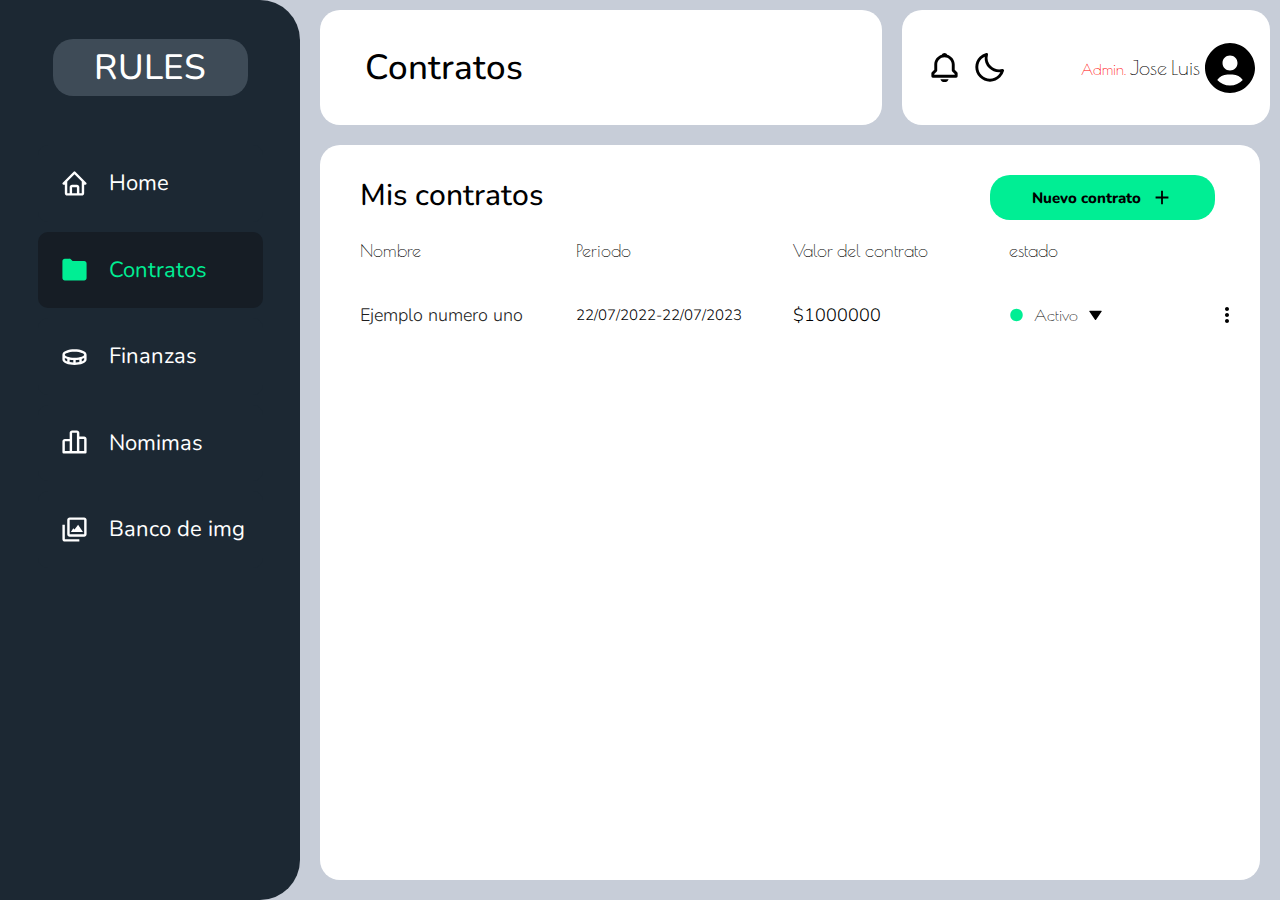
<file: index.html>
<!DOCTYPE html>
<html lang="en">
<head>
	<meta charset="UTF-8">
	<meta http-equiv="X-UA-Compatible" content="IE=edge">
	<meta name="viewport" content="width=device-width, initial-scale=1.0">
	<title>Contratos</title>

	<link rel="stylesheet" href="./css/style.css">

	<link rel="preconnect" href="https://fonts.googleapis.com">
	<link rel="preconnect" href="https://fonts.gstatic.com" crossorigin>
	<link href="https://fonts.googleapis.com/css2?family=Nunito:wght@400;600;800&family=Poiret+One&display=swap" rel="stylesheet">
</head>
<body>
	<dialog class="dialog-conf inactive">
		<div class="dialog-container">
			<div class="container-info-input">

				<div class="container-info__close">
					<h2 class="title-dialog">Editar contrato</h2>
					<img class="conf-exit" src="./recursos/svg/x.svg" alt="">
				</div>

				<p class="name-input">Nombre del contrato</p>
				<input class="input-name" placeholder="Escribe el nombre" type="text" name="" id="">

				<p class="name-input">Periodo</p>
				<input class="input-date date1" type="date" name="" id="">
				<p class="periodo-date">Al</p>
				<input class="input-date date2" type="date" name="" id="">

				
				<p class="name-input">Valor del contrato</p>
				<input class="input-price" placeholder="1000000" type="number" name="" id="">
				
			</div>
			<div class="container-configuraciones">
				<div class="container-confi">
					<button class="btn-confi">Ver contrato</button>
					<button class="btn-confi">Asignar</button>
					<button class="btn-confi btn-guardar">Guardar</button>
				</div>
	
				<div class="container-eliminar">
					<button class="btn-confi btn-eliminar"> Eliminar</button>
				</div>
			</div>
		</div>
	</dialog>
	
	<header>
		<div class="logo">
			<h2 class="logo__rules">RULES</h2>
		</div>

		<div class="seccion-pagina">
			<p class="seccion-pagina__principal">
				Contratos
			</p>
		</div>

		<div class="user">
			<img class="user__notification" src="./recursos/svg/notification-black.svg" alt="">
			<img class="user__night" src="./recursos/svg/moon-lineblack.svg" alt="">
			<p class="user__name"><span class="user__name--level">Admin.</span> Jose Luis</p>
			<img class="user__picture-user" src="./recursos/svg/user-black.svg" alt="">
		</div>
	</header>

	<main>
		<section class="block-1">

			<div class="container-sec">
				<img class="seccion__icon" src="./recursos/svg/home-white.svg" alt="">
				<a class="no-selec">Home</a>
			</div>

			<div class="container-prin">
				<img class="seccion__icon" src="./recursos/svg/folder-green-full.svg" alt="">
				<a class="seccion-seleccionada">Contratos</a>
			</div>

			<div class="container-sec">
				<img class="seccion__icon" src="./recursos/svg/coin-white.svg" alt="">
				<a class="no-selec">Finanzas</a>
			</div>

			<div class="container-sec">
				<img class="seccion__icon" src="./recursos/svg/bar-char-white.svg" alt="">
				<a class="no-selec">Nomimas</a>
			</div>

			<div class="container-sec">
				<img class="seccion__icon" src="./recursos/svg/img-white.svg" alt="">
				<a class="no-selec">Banco de img</a>
			</div>
		</section>

	<section class="block-2">
		<div class="block-2__sec">
			<h2 class="block-2__title">Mis contratos</h2>

			<div class="header-sec">
				<p class="header-sec__title">Nuevo contrato</p>
				<img class="header-sec__plus" src="./recursos/svg/cruz-black.svg" alt="">
			</div>

		</div>
			
		<div class="contenido">
			<p class="contenido__1 item">Nombre</p>
			<p class="contenido__2 item">Periodo</p>
			<p class="contenido__3 item">Valor del contrato</p>
			<p class="contenido__4 item">estado</p>
		</div>

		<section id="conListContratos" class="contratos">
				<!-- <div class="contrato-container">
					<a class="item contrato-name" href="">Ejemplo número uno</a>
					<p class="item contrato-date">22/07/2022 - 22/07/2023</p>
					<p class="item contrato-Valor">$1,000,000</p>

					<div class="estado">
						<img class="circle" src="" alt="">
						<p class="parrafo-estado-af"></p>
						<img class="arrow-estado arrow" src="./recursos/svg/arrow-bottom.svg" alt="">

						<aside class="con-estado inactive">
							<div class="container-estados con-estado__avtivo">
								<img class="estado-circle activo_circle" src="./recursos/svg/circle-green.svg" alt="">
								<p>Activo</p>
							</div>
							<img id="checkActivo" class="check activo" src="" alt="">
		
							<div class="container-estados con-estado__finalizado">
								<img class="estado-circle finalizado_circle" src="./recursos/svg/circle-red.svg" alt="">
								<p>Finalizado</p>
							</div>
							<img id="checkFinalizado" class="check" src="" alt="">
		
						</aside>
					</div>

					<img class="estado__configuraciones"  title="Configuraciones" src="./recursos/svg/dots-vertical.svg" alt="">
				</div> -->

				
		</section>
		
	</section>
		
	</main>
	<script src="./js/main.js"></script>
</body>
</html>
</file>
<file: css/style.css>
:root {
	--principal: #fff;
	--color-sec: #1C2833;
	--conteaste: #00EE94;
	--contraste-bajo: #8afdd1;
	--fondo: #C7CDD8;
	--black-1: #1E1E1E;
	--black-2: #2C2C2C;
	--black-3: #444444;
	--balck-4: #161d25;
	--gray-1: #BDBDBD;
	--color-bar: #ececec;
	--color-input-click: #DADADA;
	--poiret: 'Poiret One', cursive;
	--nution: 'Nunito', sans-serif;
}

* {
	box-sizing: border-box;
	padding: 0;
	margin: 0;
	font-family: 'Nunito', sans-serif;
	font-family: 'Poiret One', cursive;

}

header {
	background-color: var(--fondo);
	display: grid;
	grid-template-columns: .8fr 1.5fr 1fr;
	grid-template-rows: 15vh;
}
.logo {
	display: flex;
	align-items: center;
	justify-content: center;
	margin-right: 10px;
	background-color: var(--color-sec);
	border-radius: 0 40px 0 0;
}
.logo__rules {
	font-size: 35px;
	font-family: 'Nunito', sans-serif;
	font-weight: 500;
	background-color: #3E4B57;
	width: 65%;
	text-align: center;
	color: var(--principal);
	padding: 5px 0;
	border-radius: 20px;
}
.seccion-pagina {
	display: flex;
	align-items: center;
	justify-content: left;
	margin: 10px 10px;
	background-color: var(--principal);
	border-radius: 20px;
}
.seccion-pagina__principal {
	font-size: 35px;
	font-family: 'Nunito', sans-serif;
	font-weight: 500;
	margin-left: 45px;
}
.user {
	display: flex;
	align-items: center;
	justify-content: right;
	margin: 10px 10px;
	background-color: var(--principal);
	border-radius: 20px;
}
.user__picture-user {
	width: 60px;
	margin-right: 10px;
}
.user__name {
	font-size: 20px;
	font-family: 'Poiret One', cursive;
	font-weight: 500;
}
.user__name .user__name--level {
	color: red;
	font-size: 15px;
	font-family: 'Poiret One', cursive;
	font-weight: 500;
}
.user .user__notification {
	width: 35px;
	margin-right: 10px;
}
.user .user__night {
	width: 35px;
	margin-right: 20%;
}
main {
	display: grid;
	grid-template-columns: .8fr 2.5fr;
	grid-template-rows: 85vh;
	background-color: var(--fondo);
}

/* Estilos del buscador ------------------------------------------------------------ */
.block-1 {
	background-color: var(--color-sec);
	margin: 0 10px 0 0;
	border-radius: 0 0 40px 0;
}.container-prin, .container-sec {
	width: 75%;
	height: 10%;
	display: flex;
    justify-content: left;
    align-items: center;
    background-color: var(--balck-4);
    margin: 10px auto;
    border-radius: 10px;
}
.container-sec {
	background-color: var(--color-sec);
	transition: 0.3s;
}
.container-sec:hover {
	background-color: var(--balck-4);
}
.seccion__icon {
	width: 13%;
	margin-left: 10%;
	margin-right: 20px;
}
.seccion-seleccionada, .no-selec {
	font-size: 22px;
	font-family: 'Nunito', sans-serif;
	color: var(--conteaste);
	cursor: pointer;
}
.no-selec {
	color: var(--principal);
}


/* Bloque contratos ----------------------------------------------------------- */
.block-2 {
	background-color: var(--principal);
	margin: 10px 20px 20px 10px;
	border-radius: 20px;
}

.block-2__sec {
	display: grid;
	grid-template-columns: 1fr 1fr;
	grid-template-rows: 5vh;
	margin: 30px 0 0 40px; 
}
.block-2__title {
	font-size: 30px;
	font-family: 'Nunito', sans-serif;
	font-weight: 500;
	text-align: left;
}
.header-sec {
	display: flex;
	align-items: center;
	justify-content: center;
	gap: 10px;
	background-color: var(--conteaste);
	width: 50%;
	margin-left: 40%;
	border-radius: 20px;
	cursor: pointer;
}
.header-sec__title {
	font-size: 15px;
	font-family: 'Nunito', sans-serif;
	font-weight: 800;
}
.header-sec__plus {
	width: 10%;
}
.contenido {
	display: grid;
	grid-template-columns: repeat(4, 1fr);
	grid-template-rows: 5vh;
	margin: 20px 35px  5px 40px;
}
.item {
	font-size: 18px;
}

/* Container-contratos */
.contratos {
	display: grid;
	grid-template-rows: repeat(5, 10vh);
	height: 50vh;
	padding: 0 15px 0 30px;
	overflow-y: auto;
}
.contratos::-webkit-scrollbar {
	width: 12px;               /* width of the entire scrollbar */
}
  
.contratos::-webkit-scrollbar-track {
	background: var(--color-bar);        /* color of the tracking area */
}
  
.contratos::-webkit-scrollbar-thumb {
	background-color: var(--color-input-click);    /* color of the scroll thumb */
	border-radius: 20px;       /* roundness of the scroll thumb */
	border: 2px solid var(--principal);  /* creates padding around scroll thumb */
}
.contrato-container {
	display: grid;
	height: 50px;
	grid-template-columns: repeat(4, 1fr) 30px;
	width: 100%;
	align-items: center;
	border-radius: 10px;
	margin-bottom: 10px;
	transition: .1s;
}
.contrato-container:hover {
	background-color: var(--color-bar);
	-webkit-box-shadow: 2px 2px 9px 0px rgba(154,154,154,1);
	-moz-box-shadow: 2px 2px 9px 0px rgba(154,154,154,1);
	box-shadow: 2px 2px 9px 0px rgba(154,154,154,1);
}

/* input text */
.contrato-container .item {
	font-family: var(--nution);
	font-size: 18px;
	font-weight: 300;
	margin-left: 10px;
}
.contrato-container .contrato-name {
	color: var(--black-1);
	text-decoration: none;
}
.contrato-container .contrato-name:hover {
	text-decoration: underline;
	cursor: pointer;
}
.contrato-container .contrato-date{
	font-size: 15px;
}
.contrato-container .estado {
	display: flex;
}
.contrato-container .estado .circle {
	width: 15px;
	margin: 0 10px 0 10px;
}
.contrato-container .estado .arrow-estado {
	width: 15px;
	margin-left: 10px;
	cursor: pointer;
	transition: 0.2s;
}
.contrato-container .estado .arrow-estado:hover {
	background-color: var(--color-input-click);
	border-radius: 5px;
}

/* configuraciones tres puntos */
.contrato-container .estado__configuraciones {
	transition: .3s;
}
.contrato-container .estado__configuraciones:hover {
	background-color: #DADADA;
	border-radius: 100%;
}

/* ---------------- Estilos Estado ------------- */
.con-estado {
	display: grid;
	grid-template-columns: repeat(2, 1fr);
	align-items: center;
	position: absolute;
    bottom: 291px;
	width: 150px;
	height: 12vh;
	background-color:var(--principal);
	border-radius: 5px;
	-webkit-box-shadow: 2px 2px 9px 0px rgba(154,154,154,1);
	-moz-box-shadow: 2px 2px 9px 0px rgba(154,154,154,1);
	box-shadow: 2px 2px 9px 0px rgba(154,154,154,1);
}
.con-estado .container-estados {
	display: flex;
	align-items: center;
	justify-content: left;
	gap: 10px;
	margin-left: 12px;
}
.estado-circle {
	width: 15px;
}
.check {
	margin-left: 15px;
	width: 25px;
	padding: 3px;
	border-radius: 100%;
	transition: .2s;
}
.check:hover {
	background: var(--color-input-click);

}
.activo:hover {
	background-color: var(--principal);
}

.inactive {
	display: none;
}


/* --------------- container configuraciones */
.dialog-conf {
	background-color: rgba(0, 0, 0, .55);
    width: 100%;
    height: 100vh;
	display: flex;
	justify-content: center;
	align-items: center;

}
.dialog-container {
	display: grid;
	width: 40%;
	height: 80vh;
	background-color: var(--principal);
	border: 0;
	border-radius: 20px;
	padding: 40px;
	-webkit-box-shadow: 2px 2px 9px 0px rgba(0,0,0,1);
	-moz-box-shadow: 2px 2px 9px 0px rgba(0,0,0,1);
	box-shadow: 2px 2px 9px 0px rgba(0,0,0,1);
}
.container-info__close {
	display: grid;
	grid-template-columns: 1fr 30px;
	margin-bottom: 10px;
}
.container-info-input .title-dialog, .name-input {
	font-size: 22px;
	font-weight: 600;
	font-family: var(--nution);
	margin-bottom: 5px;
}
.container-info-input .name-input {
	font-size: 16px;
	margin: 5px 0;
}
.container-info-input input {
	width: 95%;
	height: 15px;
	padding: 17px 10px;
	outline: none;
	font-weight: 600;
	transition: 0.2s;
	font-size: 15px;
	border-radius: 5px;
	font-family: var(--nution);
	border: 2px solid var(--gray-1);
}
.container-info-input input:focus {
	border: 2px solid var(--conteaste);
}
.container-info-input .input-date {
	width: 42.5%;
	color: var(--gray-1);
}
.container-info-input .periodo-date {
	font-size: 15px;
	display: inline;
	margin: 0 10px 0 10px;
}

/* buttons */
.container-configuraciones {
	display: grid;
	grid-template-columns: 1fr 100px;
}
.container-confi {
	display: flex;
    flex-direction: column;
    justify-content: end;
    align-items: flex-start;
}
.container-configuraciones .btn-confi {
	height: 30px;
	padding: 0 10px;
	text-align: left;
	font-size: 18px;
	font-family: var(--nution);
	margin-bottom: 10px;
	border: 2px solid var(--principal);
	transition: 0.1s;
}
.container-configuraciones .btn-confi:hover {
	border-bottom: 2px solid var(--conteaste);
}
.container-configuraciones .btn-confi:active {
	border-bottom: 2px solid var(--contraste-bajo);
	color: var(--contraste-bajo);
}
.container-eliminar {
	display: flex;
    flex-direction: column;
    justify-content: end;
}
.container-eliminar .btn-eliminar {
	width: 100%;
	text-align: center;
}
.container-eliminar .btn-eliminar:hover {
	border-bottom: 2px solid #EE0000;
}
.container-eliminar .btn-eliminar:active {
	border-bottom: 2px solid  #FD8A8A;
	color: #FD8A8A;
}
.inactive {
	display: none;
}
.conf-exit:hover {
	background-color: var(--color-input-click);
    border-radius: 100%;
}
</file>
